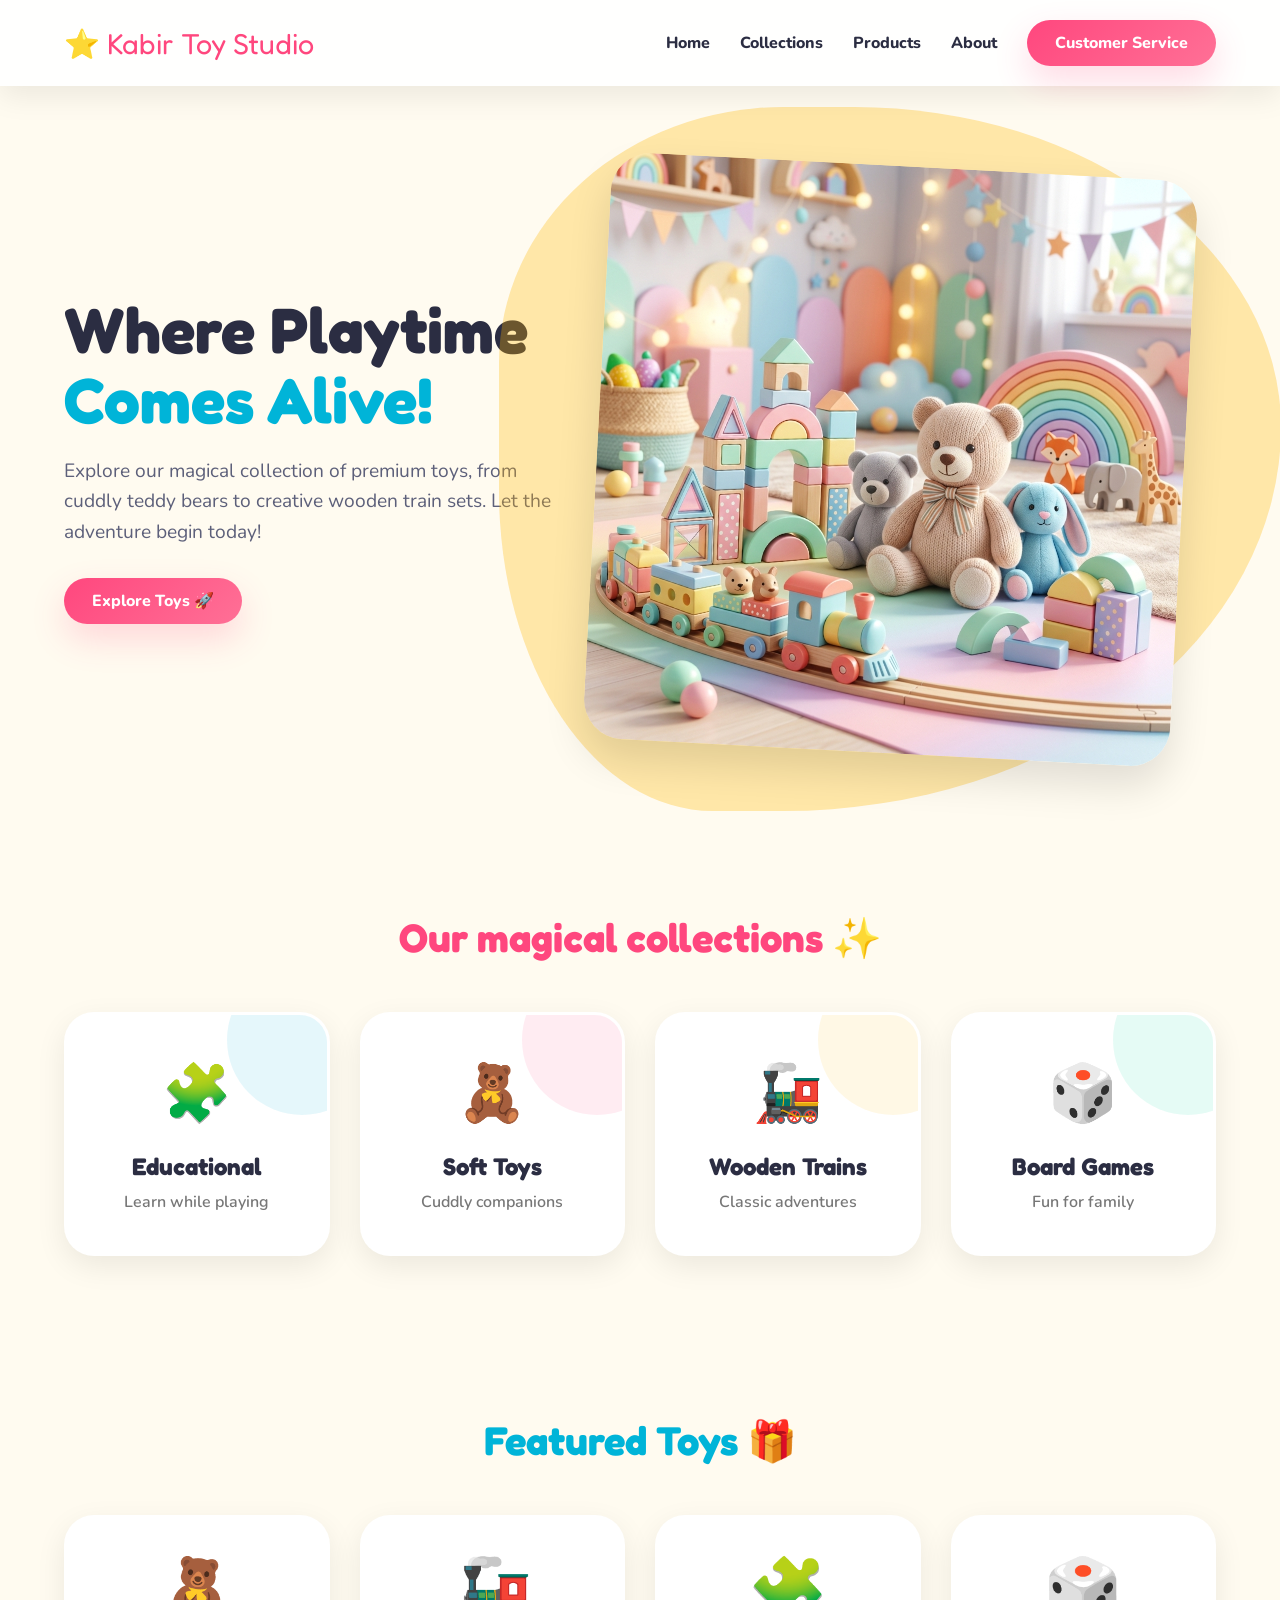
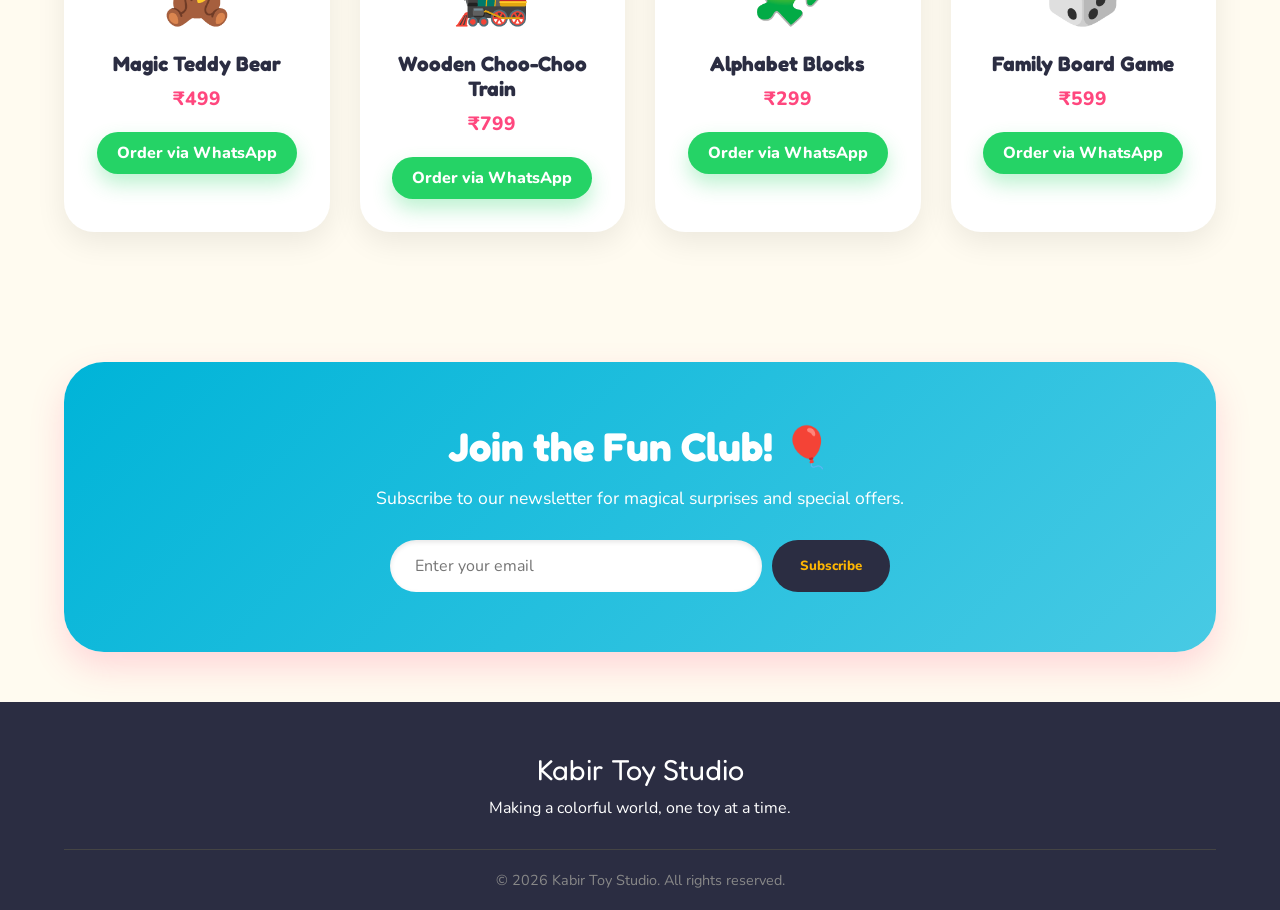
<file: index.html>
<!DOCTYPE html>
<html lang="en">

<head>
    <meta charset="UTF-8">
    <meta name="viewport" content="width=device-width, initial-scale=1.0">
    <title>Kabir Toy Studio | Magical Toy Shop</title>
    <!-- Fonts -->
    <link rel="preconnect" href="https://fonts.googleapis.com">
    <link rel="preconnect" href="https://fonts.gstatic.com" crossorigin>
    <link href="https://fonts.googleapis.com/css2?family=Fredoka+One&family=Nunito:wght@400;600;800&display=swap"
        rel="stylesheet">
    <!-- CSS -->
    <link rel="stylesheet" href="style.css">
    <meta name="description"
        content="Discover magical and colorful toys at Kabir Toy Studio. Premium children's toys, teddy bears, and educational blocks.">
</head>

<body>

    <!-- Navigation -->
    <header class="navbar">
        <div class="logo">
            <span class="star">⭐</span> Kabir Toy Studio
        </div>
        <nav>
            <ul class="nav-links">
                <li><a href="#home">Home</a></li>
                <li><a href="#collections">Collections</a></li>
                <li><a href="#products">Products</a></li>
                <li><a href="#about">About</a></li>
                <li><a href="contact.html" class="btn-primary">Customer Service</a></li>
            </ul>
        </nav>
        <div class="hamburger">
            <span></span>
            <span></span>
            <span></span>
        </div>
    </header>

    <!-- Hero Section -->
    <section class="hero" id="home">
        <div class="hero-content">
            <h1>Where Playtime <br> <span class="highlight">Comes Alive!</span></h1>
            <p>Explore our magical collection of premium toys, from cuddly teddy bears to creative wooden train sets.
                Let the adventure begin today!</p>
            <a href="#collections" class="btn-primary bounce">Explore Toys 🚀</a>
        </div>
        <div class="hero-image">
            <div class="blob-bg"></div>
            <img src="assets/hero-banner.png" alt="Colorful toy collection featuring teddy bears and building blocks">
        </div>
    </section>

    <!-- Categories Section -->
    <section class="collections" id="collections">
        <h2>Our magical collections ✨</h2>
        <div class="grid">
            <div class="category-card color-blue">
                <div class="emoji">🧩</div>
                <h3>Educational</h3>
                <p>Learn while playing</p>
                <div class="bubble"></div>
            </div>
            <div class="category-card color-pink">
                <div class="emoji">🧸</div>
                <h3>Soft Toys</h3>
                <p>Cuddly companions</p>
                <div class="bubble"></div>
            </div>
            <div class="category-card color-yellow">
                <div class="emoji">🚂</div>
                <h3>Wooden Trains</h3>
                <p>Classic adventures</p>
                <div class="bubble"></div>
            </div>
            <div class="category-card color-green">
                <div class="emoji">🎲</div>
                <h3>Board Games</h3>
                <p>Fun for family</p>
                <div class="bubble"></div>
            </div>
        </div>
    </section>

    <!-- Products Section -->
    <section class="products" id="products">
        <h2>Featured Toys 🎁</h2>
        <div class="grid">
            <div class="product-card">
                <div class="product-image">🧸</div>
                <h3>Magic Teddy Bear</h3>
                <p class="price">₹499</p>
                <button class="btn-whatsapp" data-product="Magic Teddy Bear" data-price="499">Order via
                    WhatsApp</button>
            </div>
            <div class="product-card">
                <div class="product-image">🚂</div>
                <h3>Wooden Choo-Choo Train</h3>
                <p class="price">₹799</p>
                <button class="btn-whatsapp" data-product="Wooden Choo-Choo Train" data-price="799">Order via
                    WhatsApp</button>
            </div>
            <div class="product-card">
                <div class="product-image">🧩</div>
                <h3>Alphabet Blocks</h3>
                <p class="price">₹299</p>
                <button class="btn-whatsapp" data-product="Alphabet Blocks" data-price="299">Order via WhatsApp</button>
            </div>
            <div class="product-card">
                <div class="product-image">🎲</div>
                <h3>Family Board Game</h3>
                <p class="price">₹599</p>
                <button class="btn-whatsapp" data-product="Family Board Game" data-price="599">Order via
                    WhatsApp</button>
            </div>
        </div>
    </section>

    <!-- Call to action -->
    <section class="cta" id="contact">
        <div class="cta-card">
            <h2>Join the Fun Club! 🎈</h2>
            <p>Subscribe to our newsletter for magical surprises and special offers.</p>
            <form id="subscribeForm" class="subscribe-form">
                <input type="email" id="email" placeholder="Enter your email" required>
                <button type="submit" class="btn-secondary">Subscribe</button>
            </form>
            <div id="formMessage" class="hidden-message">Yay! You're added to our magic list! 🎉</div>
        </div>
    </section>

    <!-- Footer -->
    <footer>
        <div class="footer-content">
            <div class="logo">Kabir Toy Studio</div>
            <p>Making a colorful world, one toy at a time.</p>
        </div>
        <p class="copyright">&copy; 2026 Kabir Toy Studio. All rights reserved.</p>
    </footer>

    <!-- Floating Email Button -->
    <a href="mailto:busyharpreet24@gmail.com" class="floating-email">
        <span class="email-icon">
            <svg xmlns="http://www.w3.org/2000/svg" width="24" height="24" viewBox="0 0 24 24" fill="none"
                stroke="currentColor" stroke-width="2.5" stroke-linecap="round" stroke-linejoin="round">
                <path d="M4 4h16c1.1 0 2 .9 2 2v12c0 1.1-.9 2-2 2H4c-1.1 0-2-.9-2-2V6c0-1.1.9-2 2-2z"></path>
                <polyline points="22,6 12,13 2,6"></polyline>
            </svg>
        </span>
        <span class="email-text">Email Us</span>
    </a>

    <!-- Scripts -->
    <script src="script.js"></script>
</body>

</html>
</file>
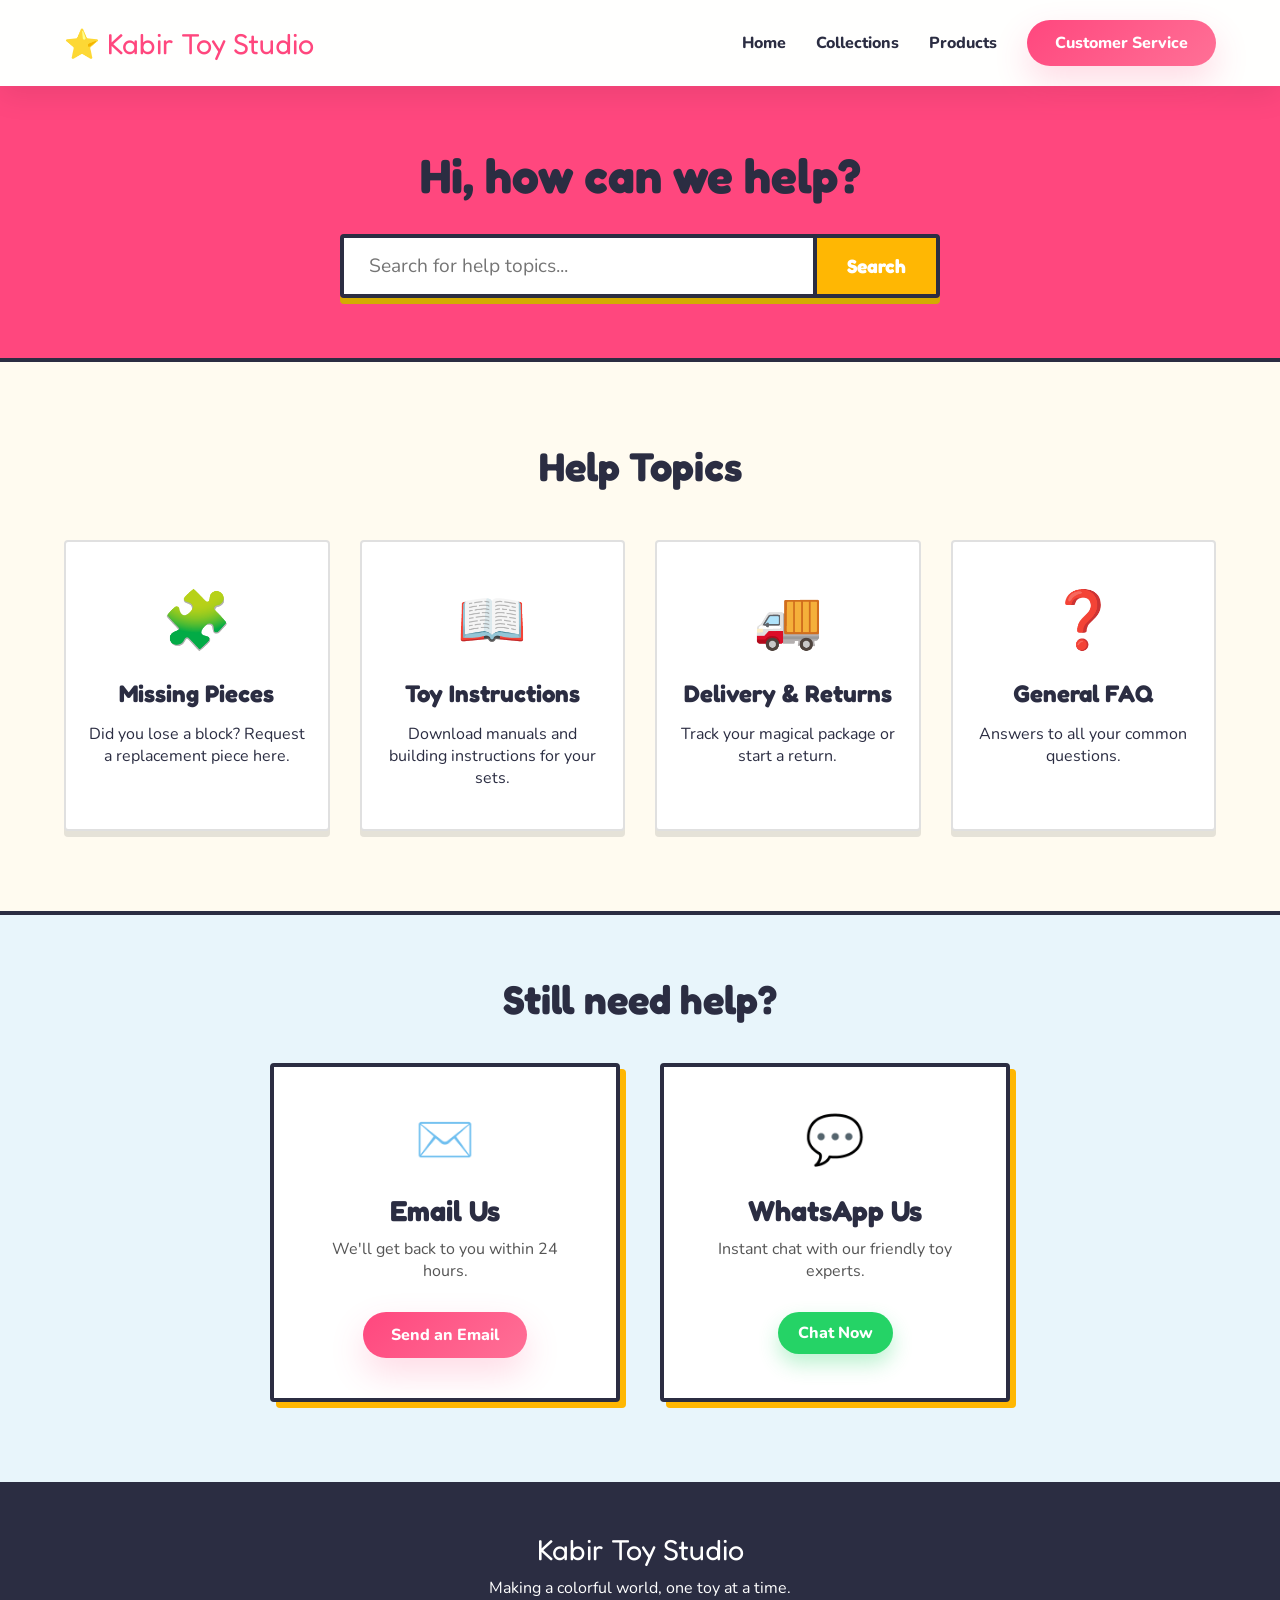
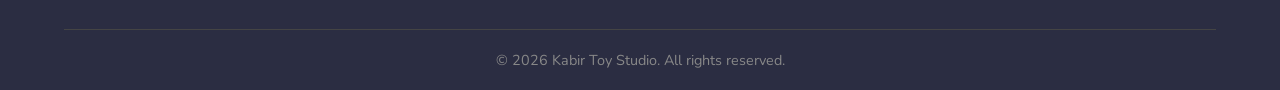
<file: contact.html>
<!DOCTYPE html>
<html lang="en">

<head>
    <meta charset="UTF-8">
    <meta name="viewport" content="width=device-width, initial-scale=1.0">
    <title>Customer Service | Kabir Toy Studio</title>
    <!-- Fonts -->
    <link rel="preconnect" href="https://fonts.googleapis.com">
    <link rel="preconnect" href="https://fonts.gstatic.com" crossorigin>
    <link href="https://fonts.googleapis.com/css2?family=Fredoka+One&family=Nunito:wght@400;600;800&display=swap"
        rel="stylesheet">
    <!-- CSS -->
    <link rel="stylesheet" href="style.css">
    <meta name="description"
        content="Get help with your Kabir Toy Studio orders. Customer service, FAQ, and contact information.">
</head>

<body>

    <!-- Navigation -->
    <header class="navbar">
        <div class="logo">
            <span class="star">⭐</span> Kabir Toy Studio
        </div>
        <nav>
            <ul class="nav-links">
                <li><a href="index.html">Home</a></li>
                <li><a href="index.html#collections">Collections</a></li>
                <li><a href="index.html#products">Products</a></li>
                <li><a href="contact.html" class="btn-primary">Customer Service</a></li>
            </ul>
        </nav>
        <div class="hamburger">
            <span></span>
            <span></span>
            <span></span>
        </div>
    </header>

    <!-- Service Hero -->
    <section class="service-hero">
        <div class="service-hero-content">
            <h1>Hi, how can we help?</h1>
            <div class="search-bar">
                <input type="text" id="serviceSearch" placeholder="Search for help topics...">
                <button class="btn-search">Search</button>
            </div>
        </div>
    </section>

    <!-- Help Topics Grid -->
    <section class="service-topics">
        <h2>Help Topics</h2>
        <div class="grid">
            <div class="service-card">
                <div class="service-icon">🧩</div>
                <h3>Missing Pieces</h3>
                <p>Did you lose a block? Request a replacement piece here.</p>
            </div>
            <div class="service-card">
                <div class="service-icon">📖</div>
                <h3>Toy Instructions</h3>
                <p>Download manuals and building instructions for your sets.</p>
            </div>
            <div class="service-card">
                <div class="service-icon">🚚</div>
                <h3>Delivery & Returns</h3>
                <p>Track your magical package or start a return.</p>
            </div>
            <div class="service-card">
                <div class="service-icon">❓</div>
                <h3>General FAQ</h3>
                <p>Answers to all your common questions.</p>
            </div>
        </div>
    </section>

    <!-- Direct Contact Options -->
    <section class="contact-methods">
        <h2>Still need help?</h2>
        <div class="contact-options-wrapper">
            <div class="contact-box">
                <div class="contact-icon">✉️</div>
                <h3>Email Us</h3>
                <p>We'll get back to you within 24 hours.</p>
                <a href="mailto:busyharpreet24@gmail.com" class="btn-primary">Send an Email</a>
            </div>
            <div class="contact-box">
                <div class="contact-icon">💬</div>
                <h3>WhatsApp Us</h3>
                <p>Instant chat with our friendly toy experts.</p>
                <a href="https://wa.me/919876543210" target="_blank" class="btn-whatsapp">Chat Now</a>
            </div>
        </div>
    </section>

    <!-- Footer -->
    <footer>
        <div class="footer-content">
            <div class="logo">Kabir Toy Studio</div>
            <p>Making a colorful world, one toy at a time.</p>
        </div>
        <p class="copyright">&copy; 2026 Kabir Toy Studio. All rights reserved.</p>
    </footer>

    <!-- Floating Email Button -->
    <a href="mailto:busyharpreet24@gmail.com" class="floating-email">
        <span class="email-icon">
            <svg xmlns="http://www.w3.org/2000/svg" width="24" height="24" viewBox="0 0 24 24" fill="none" stroke="currentColor" stroke-width="2.5" stroke-linecap="round" stroke-linejoin="round"><path d="M4 4h16c1.1 0 2 .9 2 2v12c0 1.1-.9 2-2 2H4c-1.1 0-2-.9-2-2V6c0-1.1.9-2 2-2z"></path><polyline points="22,6 12,13 2,6"></polyline></svg>
        </span>
        <span class="email-text">Email Us</span>
    </a>

    <!-- Scripts -->
    <script src="script.js"></script>
</body>

</html>
</file>
<file: style.css>
/* ====== VARIABLES & THEMES ====== */
:root {
    /* Playful Colors */
    --clr-bg: #fffbf0;
    --clr-primary: #ff477e;
    /* Pink-red */
    --clr-secondary: #00b4d8;
    /* Bright blue */
    --clr-accent: #ffb703;
    /* Cheerful yellow */
    --clr-green: #06d6a0;
    /* Mint green */
    --clr-text: #2b2d42;
    --clr-light: #ffffff;

    /* Gradients */
    --grad-primary: linear-gradient(135deg, #ff477e, #ff7096);
    --grad-secondary: linear-gradient(135deg, #00b4d8, #48cae4);

    /* Shadows */
    --shadow-soft: 0 10px 30px rgba(0, 0, 0, 0.08);
    --shadow-pop: 0 15px 35px rgba(255, 71, 126, 0.2);
    --shadow-hover: 0 20px 40px rgba(0, 0, 0, 0.12);
}

/* ====== RESET & BASE ====== */
* {
    margin: 0;
    padding: 0;
    box-sizing: border-box;
}

html {
    scroll-behavior: smooth;
}

body {
    font-family: 'Nunito', sans-serif;
    background-color: var(--clr-bg);
    color: var(--clr-text);
    overflow-x: hidden;
}

h1,
h2,
h3,
h4 {
    font-family: 'Fredoka One', cursive;
    color: var(--clr-text);
}

a {
    text-decoration: none;
    color: inherit;
}

ul {
    list-style: none;
}

/* ====== BUTTONS ====== */
.btn-primary {
    background: var(--grad-primary);
    color: var(--clr-light);
    padding: 12px 28px;
    border-radius: 50px;
    font-weight: 800;
    box-shadow: var(--shadow-pop);
    transition: all 0.3s cubic-bezier(0.175, 0.885, 0.32, 1.275);
    display: inline-block;
    border: none;
    cursor: pointer;
}

.btn-primary:hover {
    transform: translateY(-5px) scale(1.05);
    box-shadow: 0 20px 45px rgba(255, 71, 126, 0.3);
}

.btn-secondary {
    background: var(--clr-text);
    color: var(--clr-accent);
    padding: 12px 28px;
    border-radius: 50px;
    font-weight: 800;
    transition: all 0.3s ease;
    border: none;
    cursor: pointer;
    font-family: 'Nunito', sans-serif;
}

.btn-secondary:hover {
    background: var(--clr-accent);
    color: var(--clr-text);
}

.bounce {
    animation: bounce 2s infinite ease-in-out;
}

@keyframes bounce {

    0%,
    100% {
        transform: translateY(0);
    }

    50% {
        transform: translateY(-10px);
    }
}

/* ====== NAVBAR ====== */
.navbar {
    display: flex;
    justify-content: space-between;
    align-items: center;
    padding: 20px 5%;
    background: rgba(255, 255, 255, 0.9);
    backdrop-filter: blur(10px);
    position: sticky;
    top: 0;
    z-index: 1000;
    box-shadow: var(--shadow-soft);
}

.logo {
    font-family: 'Fredoka One', cursive;
    font-size: 1.8rem;
    color: var(--clr-primary);
}

.logo .amp {
    color: var(--clr-accent);
}

.logo .star {
    animation: spin 5s linear infinite;
    display: inline-block;
}

@keyframes spin {
    100% {
        transform: rotate(360deg);
    }
}

.nav-links {
    display: flex;
    gap: 30px;
    align-items: center;
}

.nav-links a {
    font-weight: 800;
    transition: color 0.3s;
}

.nav-links a:hover {
    color: var(--clr-primary);
}

.hamburger {
    display: none;
    cursor: pointer;
}

.hamburger span {
    display: block;
    width: 25px;
    height: 3px;
    background: var(--clr-text);
    margin: 5px;
    border-radius: 3px;
}

/* ====== HERO SECTION ====== */
.hero {
    display: flex;
    align-items: center;
    justify-content: space-between;
    padding: 80px 5%;
    min-height: 80vh;
    overflow: hidden;
    position: relative;
}

.hero-content {
    flex: 1;
    max-width: 500px;
}

.hero-content h1 {
    font-size: 4rem;
    line-height: 1.1;
    margin-bottom: 20px;
}

.highlight {
    color: var(--clr-secondary);
    position: relative;
}

.hero-content p {
    font-size: 1.2rem;
    margin-bottom: 30px;
    line-height: 1.6;
    color: #5d607a;
}

.hero-image {
    flex: 1;
    position: relative;
    display: flex;
    justify-content: center;
}

.hero-image img {
    max-width: 90%;
    border-radius: 40px;
    box-shadow: var(--shadow-hover);
    position: relative;
    z-index: 2;
    transform: rotate(3deg);
    transition: transform 0.4s ease;
}

.hero-image img:hover {
    transform: rotate(0deg) scale(1.02);
}

.blob-bg {
    position: absolute;
    width: 120%;
    height: 120%;
    top: -10%;
    right: -10%;
    background: var(--clr-accent);
    border-radius: 40% 60% 70% 30% / 40% 50% 60% 50%;
    z-index: 1;
    animation: morph 8s ease-in-out infinite;
    opacity: 0.3;
}

@keyframes morph {

    0%,
    100% {
        border-radius: 40% 60% 70% 30% / 40% 50% 60% 50%;
    }

    34% {
        border-radius: 70% 30% 50% 50% / 30% 30% 70% 70%;
    }

    67% {
        border-radius: 100% 60% 60% 100% / 100% 100% 60% 60%;
    }
}

/* ====== COLLECTIONS ====== */
.collections {
    padding: 80px 5%;
    text-align: center;
}

.collections h2 {
    font-size: 2.5rem;
    margin-bottom: 50px;
    color: var(--clr-primary);
}

.grid {
    display: grid;
    grid-template-columns: repeat(auto-fit, minmax(250px, 1fr));
    gap: 30px;
}

.category-card {
    background: var(--clr-light);
    border-radius: 30px;
    padding: 40px 20px;
    box-shadow: var(--shadow-soft);
    position: relative;
    overflow: hidden;
    transition: all 0.4s ease;
    cursor: pointer;
    border: 3px solid transparent;
}

.category-card:hover {
    transform: translateY(-15px);
    box-shadow: var(--shadow-hover);
}

.color-blue:hover {
    border-color: var(--clr-secondary);
}

.color-pink:hover {
    border-color: var(--clr-primary);
}

.color-yellow:hover {
    border-color: var(--clr-accent);
}

.color-green:hover {
    border-color: var(--clr-green);
}

.emoji {
    font-size: 3.5rem;
    margin-bottom: 20px;
    position: relative;
    z-index: 2;
}

.category-card h3 {
    font-size: 1.5rem;
    margin-bottom: 10px;
    position: relative;
    z-index: 2;
}

.category-card p {
    color: #777;
    font-weight: 600;
    position: relative;
    z-index: 2;
}

.bubble {
    position: absolute;
    width: 150px;
    height: 150px;
    border-radius: 50%;
    top: -50px;
    right: -50px;
    opacity: 0.1;
    z-index: 1;
    transition: transform 0.4s ease;
}

.color-blue .bubble {
    background: var(--clr-secondary);
}

.color-pink .bubble {
    background: var(--clr-primary);
}

.color-yellow .bubble {
    background: var(--clr-accent);
}

.color-green .bubble {
    background: var(--clr-green);
}

.category-card:hover .bubble {
    transform: scale(3);
}

/* ====== PRODUCTS ====== */
.products {
    padding: 80px 5%;
    text-align: center;
    background: var(--clr-bg);
}

.products h2 {
    font-size: 2.5rem;
    margin-bottom: 50px;
    color: var(--clr-secondary);
}

.product-card {
    background: var(--clr-light);
    border-radius: 30px;
    padding: 30px 20px;
    box-shadow: var(--shadow-soft);
    position: relative;
    overflow: hidden;
    transition: all 0.4s ease;
    border: 3px solid transparent;
}

.product-card:hover {
    transform: translateY(-10px);
    box-shadow: var(--shadow-hover);
    border-color: var(--clr-green);
}

.product-image {
    font-size: 4rem;
    margin-bottom: 15px;
}

.product-card h3 {
    font-size: 1.3rem;
    margin-bottom: 10px;
}

.price {
    font-size: 1.2rem;
    font-weight: 800;
    color: var(--clr-primary);
    margin-bottom: 20px;
}

.btn-whatsapp {
    background: #25D366;
    color: var(--clr-light);
    padding: 10px 20px;
    border-radius: 50px;
    font-weight: 800;
    box-shadow: 0 10px 20px rgba(37, 211, 102, 0.3);
    transition: all 0.3s ease;
    display: inline-block;
    border: none;
    cursor: pointer;
    font-family: 'Nunito', sans-serif;
    font-size: 1rem;
}

.btn-whatsapp:hover {
    transform: translateY(-3px) scale(1.05);
    box-shadow: 0 15px 30px rgba(37, 211, 102, 0.4);
    background: #20b858;
}

/* ====== CTA ====== */
.cta {
    padding: 50px 5%;
}

.cta-card {
    background: var(--grad-secondary);
    border-radius: 40px;
    padding: 60px 40px;
    text-align: center;
    color: var(--clr-light);
    box-shadow: var(--shadow-pop);
}

.cta-card h2 {
    color: var(--clr-light);
    font-size: 2.5rem;
    margin-bottom: 15px;
}

.cta-card p {
    font-size: 1.1rem;
    margin-bottom: 30px;
}

.subscribe-form {
    display: flex;
    justify-content: center;
    gap: 10px;
    max-width: 500px;
    margin: 0 auto;
}

.subscribe-form input {
    flex: 1;
    padding: 15px 25px;
    border-radius: 50px;
    border: none;
    font-size: 1rem;
    font-family: 'Nunito', sans-serif;
    outline: none;
    box-shadow: inset 0 2px 5px rgba(0, 0, 0, 0.1);
}

.hidden-message {
    display: none;
    margin-top: 20px;
    font-weight: 800;
    color: var(--clr-accent);
    animation: popIn 0.5s ease forwards;
}

@keyframes popIn {
    0% {
        transform: scale(0.8);
        opacity: 0;
    }

    100% {
        transform: scale(1);
        opacity: 1;
    }
}

/* ====== FOOTER ====== */
footer {
    background: var(--clr-text);
    color: var(--clr-light);
    padding: 50px 5% 20px;
    text-align: center;
}

.footer-content {
    margin-bottom: 30px;
}

.footer-content .logo {
    color: var(--clr-light);
    margin-bottom: 10px;
}

.copyright {
    color: #888;
    font-size: 0.9rem;
    border-top: 1px solid #444;
    padding-top: 20px;
}

/* ====== FLOATING EMAIL ====== */
.floating-email {
    position: fixed;
    bottom: 30px;
    right: 30px;
    background: var(--clr-accent);
    color: var(--clr-light);
    padding: 15px;
    border-radius: 50px;
    display: flex;
    align-items: center;
    gap: 10px;
    box-shadow: 0 6px 0px #004b80;
    z-index: 1000;
    transition: all 0.3s cubic-bezier(0.175, 0.885, 0.32, 1.275);
    border: 3px solid var(--clr-text);
    text-decoration: none;
    overflow: hidden;
    opacity: 0;
    pointer-events: none;
    transform: translateX(100%);
}

.floating-email.visible {
    opacity: 1;
    pointer-events: auto;
    transform: translateX(0);
}

.floating-email:hover {
    transform: translateY(-5px);
    box-shadow: 0 11px 0px #004b80;
}

.floating-email:active {
    transform: translateY(4px);
    box-shadow: 0 0px 0px #004b80;
}

.email-icon {
    display: flex;
    align-items: center;
    justify-content: center;
}

.email-text {
    font-family: 'Fredoka One', cursive;
    font-size: 1.2rem;
    white-space: nowrap;
    max-width: 0;
    opacity: 0;
    transition: all 0.3s ease;
}

.floating-email:hover .email-text {
    max-width: 200px;
    opacity: 1;
    margin-right: 10px;
}

/* ====== CUSTOMER SERVICE PAGE ====== */
.service-hero {
    background: var(--clr-primary);
    padding: 60px 5%;
    text-align: center;
    border-bottom: 4px solid var(--clr-text);
}

.service-hero-content h1 {
    font-size: 3rem;
    margin-bottom: 30px;
    color: var(--clr-text);
}

.search-bar {
    display: flex;
    max-width: 600px;
    margin: 0 auto;
    border: 4px solid var(--clr-text);
    border-radius: 4px;
    overflow: hidden;
    box-shadow: 0 6px 0px #d4ab00;
}

.search-bar input {
    flex: 1;
    padding: 15px 25px;
    border: none;
    font-size: 1.2rem;
    font-family: 'Nunito', sans-serif;
    outline: none;
}

.btn-search {
    background: var(--clr-accent);
    color: var(--clr-light);
    border: none;
    padding: 0 30px;
    font-weight: 800;
    font-size: 1.2rem;
    cursor: pointer;
    font-family: 'Fredoka One', cursive;
    transition: background 0.2s ease;
    border-left: 4px solid var(--clr-text);
}

.btn-search:hover {
    background: #00538c;
}

.service-topics {
    padding: 80px 5%;
    text-align: center;
}

.service-topics h2 {
    font-size: 2.5rem;
    margin-bottom: 50px;
}

.service-card {
    background: var(--clr-light);
    border-radius: 4px;
    padding: 40px 20px;
    box-shadow: 0 6px 0px rgba(0, 0, 0, 0.1);
    border: 2px solid #e0e0e0;
    transition: all 0.2s ease;
    cursor: pointer;
    text-align: center;
}

.service-card:hover {
    transform: translateY(-5px);
    box-shadow: 0 11px 0px rgba(0, 0, 0, 0.15);
    border-color: var(--clr-secondary);
}

.service-icon {
    font-size: 3.5rem;
    margin-bottom: 20px;
}

.service-card h3 {
    font-size: 1.5rem;
    margin-bottom: 15px;
}

.contact-methods {
    padding: 60px 5% 80px;
    background: #e8f5fb;
    /* Light blue */
    text-align: center;
    border-top: 4px solid var(--clr-text);
}

.contact-methods h2 {
    font-size: 2.5rem;
    margin-bottom: 40px;
}

.contact-options-wrapper {
    display: flex;
    justify-content: center;
    gap: 40px;
    flex-wrap: wrap;
}

.contact-box {
    background: var(--clr-light);
    border: 4px solid var(--clr-text);
    border-radius: 4px;
    padding: 40px;
    max-width: 350px;
    flex: 1;
    min-width: 280px;
    box-shadow: 6px 6px 0px var(--clr-accent);
}

.contact-box .contact-icon {
    font-size: 3rem;
    margin-bottom: 20px;
}

.contact-box h3 {
    font-size: 1.8rem;
    margin-bottom: 10px;
}

.contact-box p {
    margin-bottom: 30px;
    color: #555;
}

/* ====== RESPONSIVE ====== */
@media (max-width: 768px) {
    .nav-links {
        display: none;
        flex-direction: column;
        position: absolute;
        top: 100%;
        left: 0;
        width: 100%;
        background: rgba(255, 255, 255, 0.95);
        padding: 20px 0;
        box-shadow: 0 10px 20px rgba(0, 0, 0, 0.1);
    }

    .nav-links.active {
        display: flex;
    }

    .hamburger {
        display: block;
    }

    .hero {
        flex-direction: column;
        text-align: center;
        padding-top: 40px;
    }

    .hero-content h1 {
        font-size: 3rem;
    }

    .hero-content {
        margin-bottom: 40px;
    }

    .subscribe-form {
        flex-direction: column;
    }

    .floating-email .email-text {
        max-width: 200px;
        opacity: 1;
        margin-right: 10px;
        font-size: 1rem;
    }

    .floating-email {
        bottom: 20px;
        right: 20px;
        padding: 12px;
    }

    .search-bar {
        flex-direction: column;
        border: none;
        box-shadow: none;
        gap: 10px;
    }

    .search-bar input,
    .btn-search {
        border: 4px solid var(--clr-text);
        border-radius: 4px;
        padding: 15px;
    }

    .contact-options-wrapper {
        flex-direction: column;
        align-items: center;
    }
}
</file>
